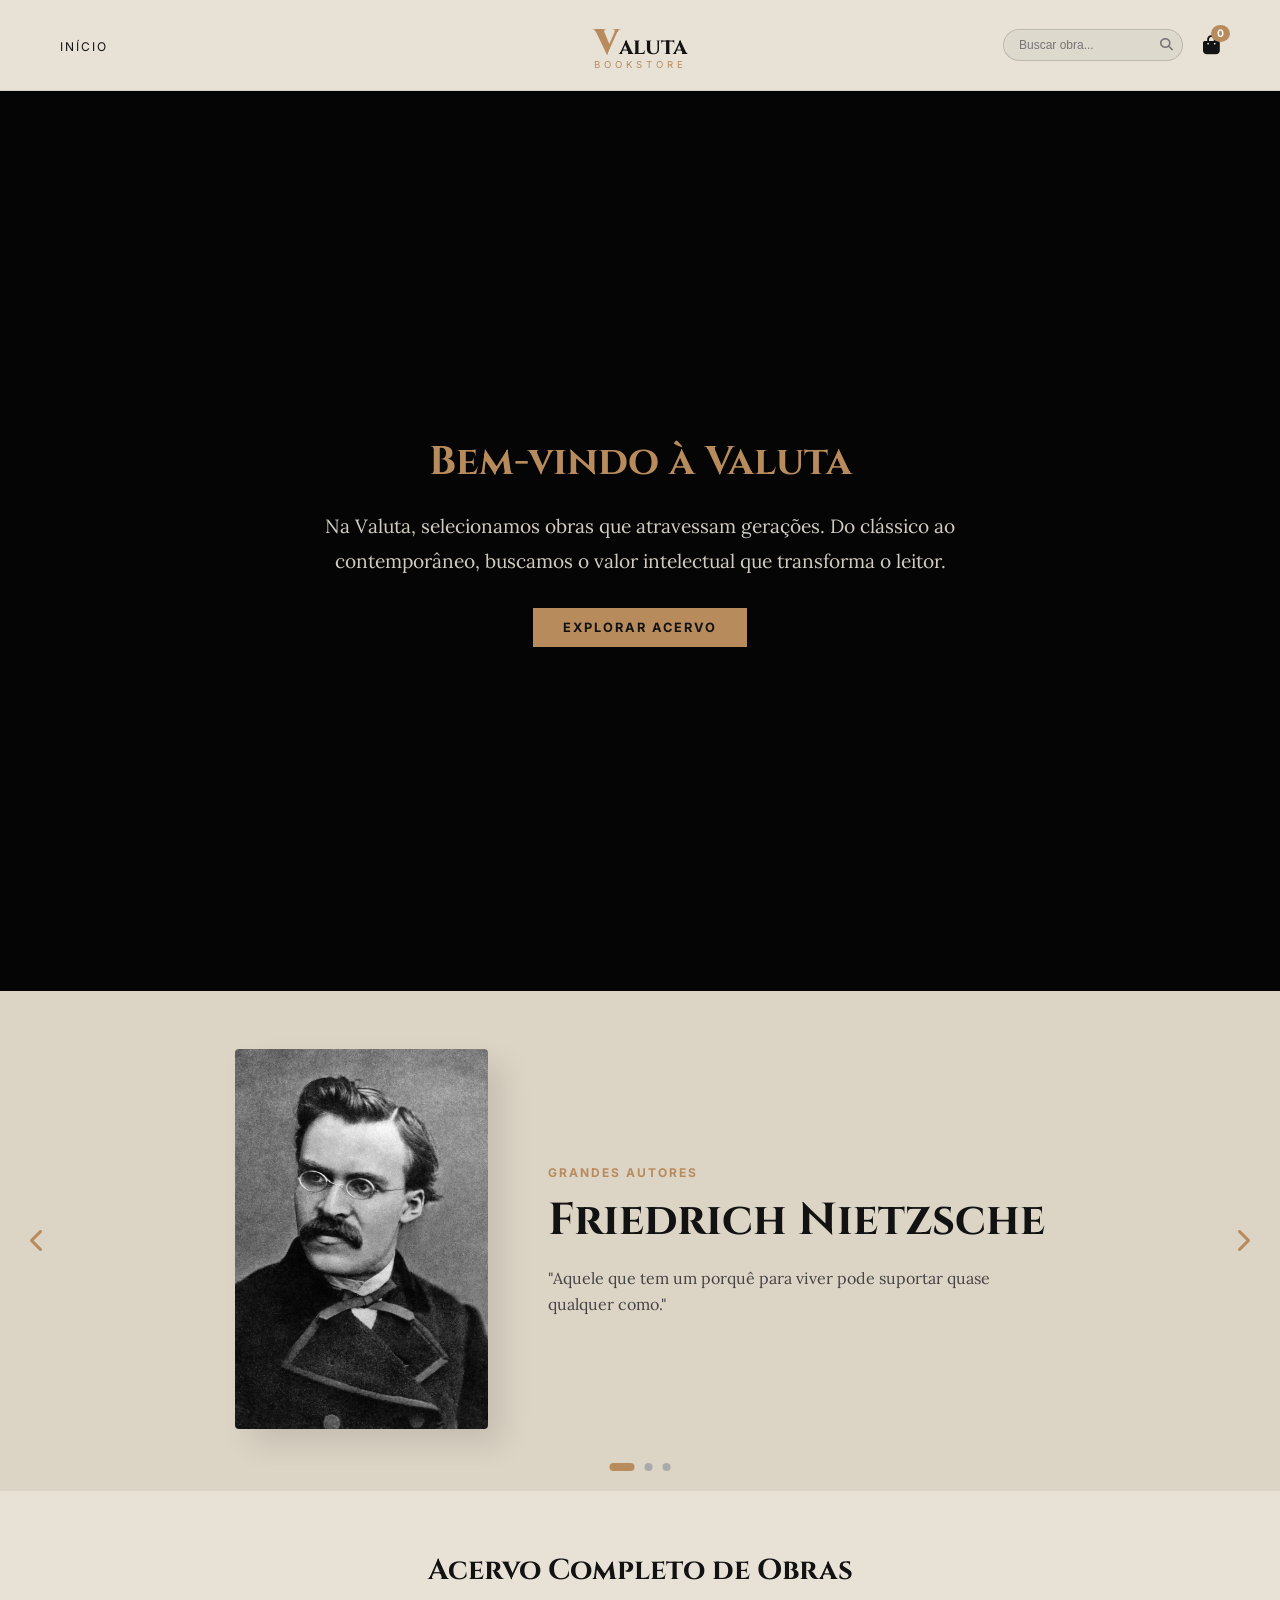
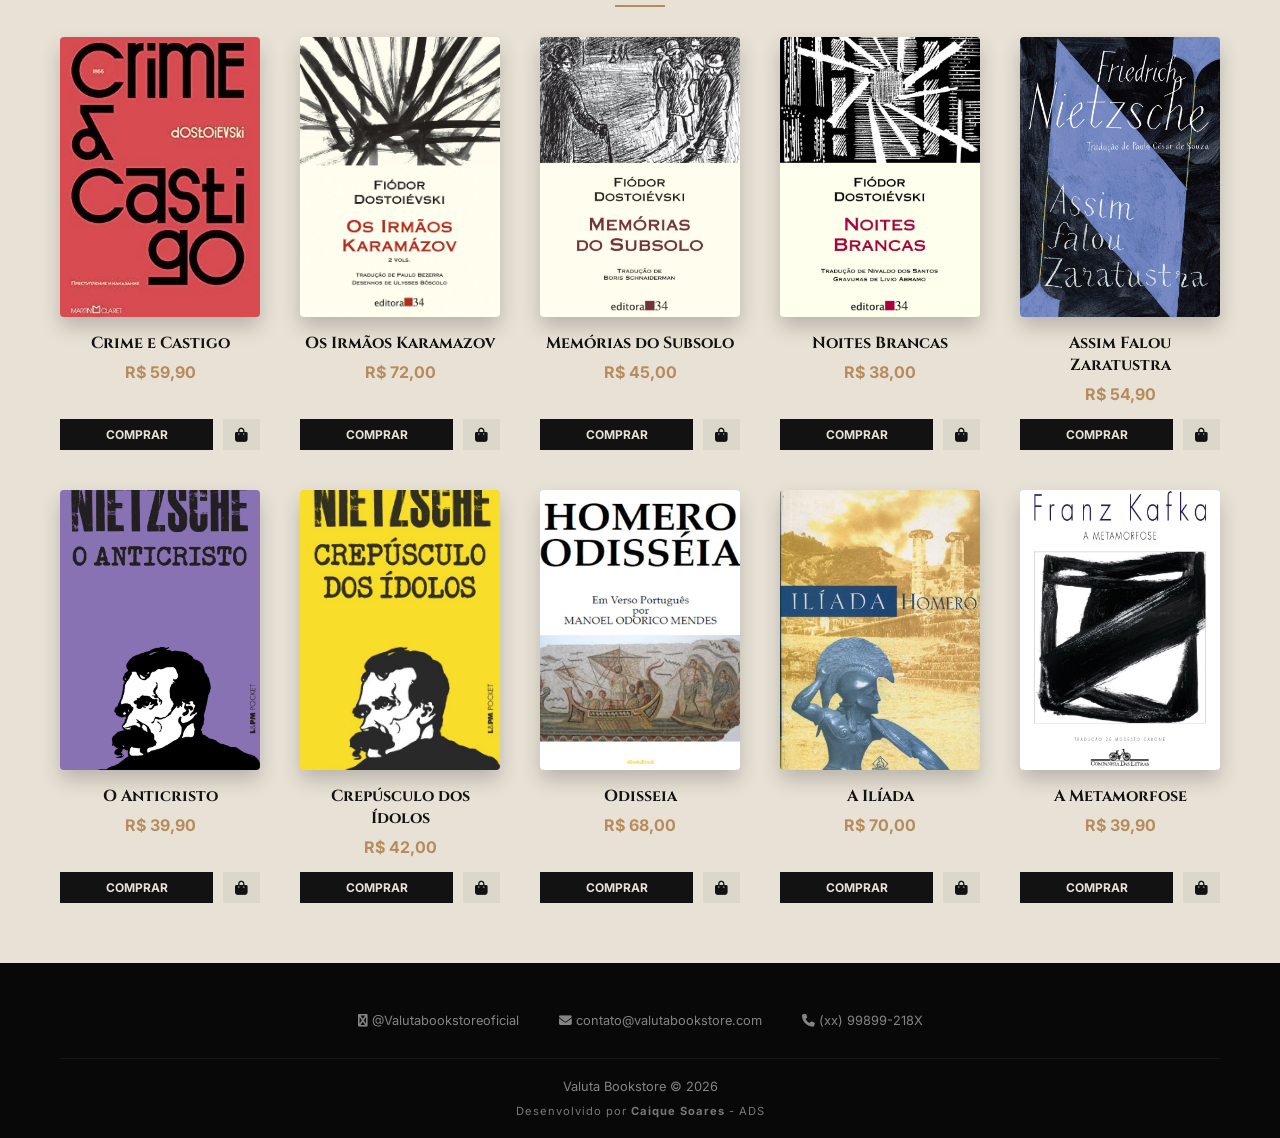
<file: index.html>
<!DOCTYPE html>
<html lang="pt-br">
<head>
    <meta charset="UTF-8">
    <meta name="viewport" content="width=device-width, initial-scale=1.0">
    <title>Valuta - Bookstore</title>
    <link rel="preconnect" href="https://fonts.googleapis.com">
    <link href="https://fonts.googleapis.com/css2?family=Cinzel:wght@400;700;900&family=Lora:ital,wght@0,400;1,400&family=Inter:wght@400;700&display=swap" rel="stylesheet">
    <link rel="stylesheet" href="https://cdnjs.cloudflare.com/ajax/libs/font-awesome/6.5.1/css/all.min.css">
    <link rel="stylesheet" href="style.css">
    <style>
        /* CSS Específico para as solicitações de comportamento */
        html { scroll-behavior: smooth; }
        
        .slide {
            transition: opacity 1s ease-in-out;
            opacity: 0;
            position: absolute;
            top: 0;
            left: 0;
            width: 100%;
            height: 100%;
            visibility: hidden;
        }
        
        .slide.active {
            opacity: 1;
            visibility: visible;
        }

        /* Classe obrigatória para o efeito de busca funcionar */
        .modo-busca-ativo {
            display: none !important;
        }
    </style>
</head>
<body>

    <header id="inicio" class="main-header">
        <nav class="navbar container">
            <div class="nav-links-left">
                <a href="#inicio">INÍCIO</a>
            </div>

            <div class="brand">
                <h1 class="logo"><span class="logo-destaque">V</span><span class="logo-texto">aluta</span></h1>
                <span class="subtitle">Bookstore</span>
            </div>

            <div class="nav-icons-right">
                <div class="search-box">
                    <input type="text" id="search-input" placeholder="Buscar obra...">
                    <i class="fas fa-search"></i>
                </div>
                <a href="carrinho.html" class="cart-link">
                    <i class="fas fa-shopping-bag"></i>
                    <span id="contagem-carrinho" class="badge">0</span>
                </a>
            </div>
        </nav>
    </header>

    <div id="conteudo-principal">
        <section id="sobre" class="welcome-section">
            <div class="container">
                <div class="welcome-content">
                    <h2>Bem-vindo à Valuta</h2>
                    <p>Na Valuta, selecionamos obras que atravessam gerações. Do clássico ao contemporâneo, buscamos o valor intelectual que transforma o leitor.</p>
                    <a href="#acervo" class="btn-cta">Explorar Acervo</a>
                </div>
            </div>
        </section>

        <section class="hero-slider-section">
            <div class="slider-container">
                <div class="slide active">
                    <div class="container slide-content">
                        <div class="slide-image"><img src="nietzsche.jpg" alt="Friedrich Nietzsche"></div>
                        <div class="slide-text">
                            <span class="slide-tag">GRANDES AUTORES</span>
                            <h2 class="slide-title">Friedrich Nietzsche</h2>
                            <p class="slide-description">"Aquele que tem um porquê para viver pode suportar quase qualquer como."</p>
                        </div>
                    </div>
                </div>
                <div class="slide">
                    <div class="container slide-content">
                        <div class="slide-image"><img src="dostoievski.jpg" alt="Fiódor Dostoiévski"></div>
                        <div class="slide-text">
                            <span class="slide-tag">GRANDES AUTORES</span>
                            <h2 class="slide-title">Fiódor Dostoiévski</h2>
                            <p class="slide-description">"O segredo da existência humana não reside apenas em viver, mas em saber para que se vive."</p>
                        </div>
                    </div>
                </div>
                <div class="slide">
                    <div class="container slide-content">
                        <div class="slide-image"><img src="franz-kafka.jpg" alt="Franz Kafka"></div>
                        <div class="slide-text">
                            <span class="slide-tag">GRANDES AUTORES</span>
                            <h2 class="slide-title">Franz Kafka</h2>
                            <p class="slide-description">"Tudo o que você faz com determinação e amor, sempre dará certo."</p>
                        </div>
                    </div>
                </div>
            </div>
            
            <button class="prev-slide"><i class="fas fa-chevron-left"></i></button>
            <button class="next-slide"><i class="fas fa-chevron-right"></i></button>
            <div class="slider-dots">
                <div class="dot active"></div>
                <div class="dot"></div>
                <div class="dot"></div>
            </div>
        </section>
    </div> <main id="acervo" class="container">
        <div class="section-header">
            <h2>Acervo Completo de Obras</h2>
            <div class="decorative-line"></div>
        </div>
        <section id="vitrine-livros" class="livros-grid"></section>
    </main>

    <footer class="main-footer">
        <div class="container">
            <div style="display: flex; justify-content: center; gap: 40px; margin-bottom: 30px; flex-wrap: wrap;">
                <div class="footer-item"><i class="fa-brands fa-instagram"></i> <span>@Valutabookstoreoficial</span></div>
                <div class="footer-item"><i class="fa-solid fa-envelope"></i> <span>contato@valutabookstore.com</span></div>
                <div class="footer-item"><i class="fa-solid fa-phone"></i> <span>(xx) 99899-218X</span></div>
            </div>
            <div style="width: 100%; height: 1px; background: #333; opacity: 0.3; margin-bottom: 20px;"></div>
            <div class="footer-bottom">
                <p>Valuta Bookstore &copy; 2026</p>
                <p style="font-size: 0.7rem; color: #777; margin-top: 10px; letter-spacing: 1px;">Desenvolvido por <strong>Caique Soares</strong> - ADS</p>
            </div>
        </div>
    </footer>

    <script src="produto.js"></script>
    <script src="script.js"></script>
</body>
</html>
</file>
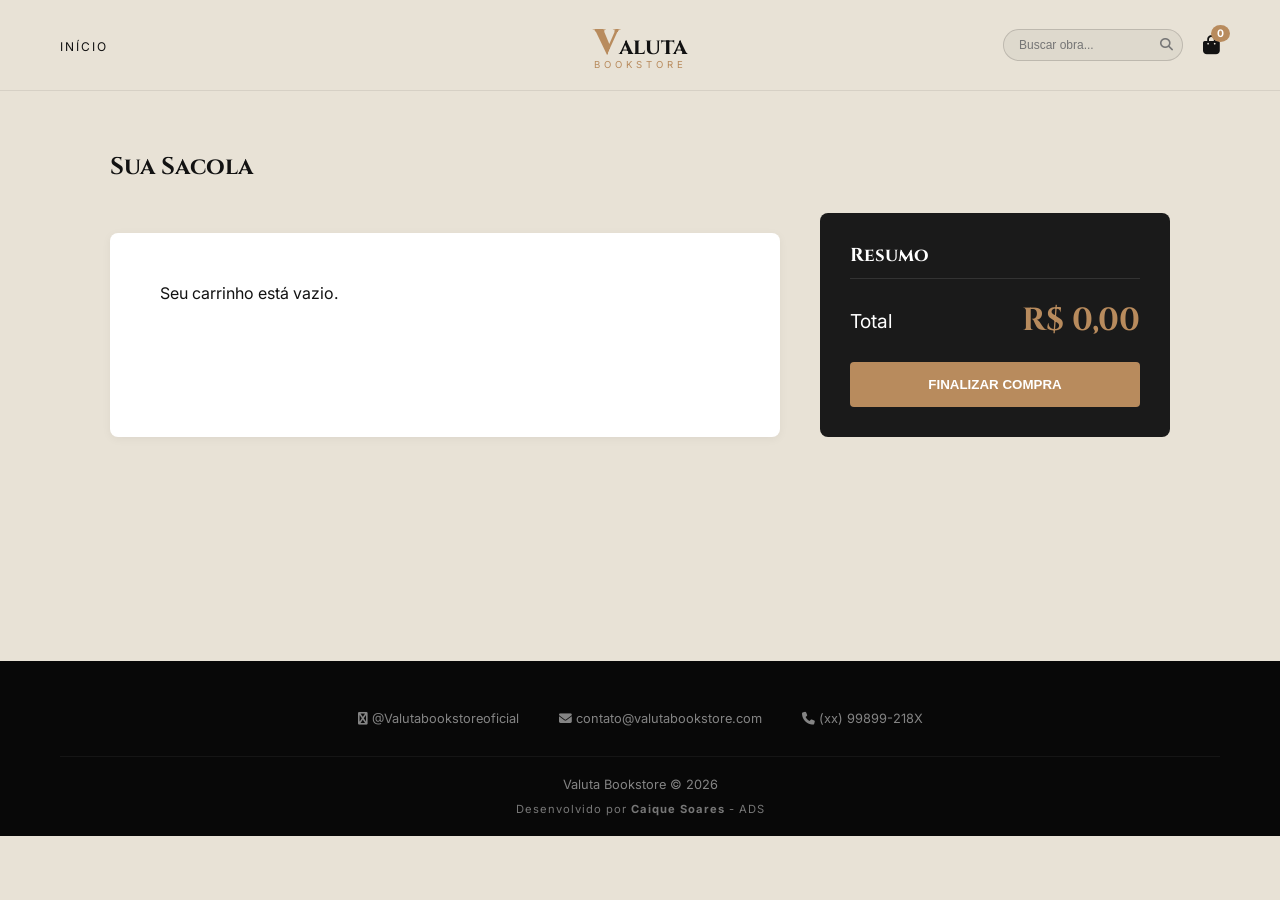
<file: carrinho.html>
<!DOCTYPE html>
<html lang="pt-br">
<head>
    <meta charset="UTF-8">
    <meta name="viewport" content="width=device-width, initial-scale=1.0">
    <title>Valuta | Seu Carrinho</title>
    
    <!-- Fontes e Estilos Globais -->
    <link rel="preconnect" href="https://fonts.googleapis.com">
    <link href="https://fonts.googleapis.com/css2?family=Cinzel:wght@400;700;900&family=Lora:ital,wght@0,400;1,400&family=Inter:wght@400;700&display=swap" rel="stylesheet">
    <link rel="stylesheet" href="https://cdnjs.cloudflare.com/ajax/libs/font-awesome/6.5.1/css/all.min.css">
    <link rel="stylesheet" href="style.css"> 
    
    <style>
        /* CSS ESPECÍFICO PARA O CARRINHO (INTEGRADO AO SEU LAYOUT) */
        .carrinho-main-container { max-width: 1100px; margin: 60px auto; padding: 0 20px; min-height: 50vh; }
        .carrinho-layout { display: grid; grid-template-columns: 1fr 350px; gap: 40px; }
        
        /* Itens do Carrinho */
        #lista-itens-carrinho { background: #fff; padding: 30px; border-radius: 8px; box-shadow: 0 2px 10px rgba(0,0,0,0.05); }
        .cart-item-premium { display: flex; align-items: center; padding: 20px 0; border-bottom: 1px solid #eee; gap: 20px; }
        .cart-img-premium { width: 80px; height: 110px; object-fit: cover; border-radius: 4px; }
        .cart-info-premium { flex-grow: 1; display: flex; flex-direction: column; gap: 4px; }
        .cart-info-premium h4 { font-family: 'Cinzel', serif; font-size: 1.1rem; }
        .cart-author { font-family: 'Lora', serif; font-style: italic; color: #b88b5d; font-size: 0.85rem; }
        .cart-price { font-weight: bold; font-size: 0.95rem; }
        .btn-remove-premium { background: none; color: #cc0000; border: 1px solid #cc0000; padding: 5px 10px; border-radius: 4px; cursor: pointer; text-transform: uppercase; font-size: 0.7rem; margin-top: 5px; width: fit-content; }
        .btn-remove-premium:hover { background: #cc0000; color: #fff; }

        /* Sidebar Resumo */
        .carrinho-fechamento { background: #1a1a1a; color: #fff; padding: 30px; border-radius: 8px; position: sticky; top: 20px; height: fit-content; }
        .resumo-title { font-family: 'Cinzel', serif; margin-bottom: 20px; padding-bottom: 10px; border-bottom: 1px solid #333; }
        .total-box { display: flex; justify-content: space-between; margin-bottom: 20px; font-size: 1.2rem; }
        #preco-total-carrinho { color: #b88b5d; font-weight: bold; }
        .btn-finalizar-compra { width: 100%; padding: 15px; background: #b88b5d; color: white; border: none; cursor: pointer; font-weight: bold; text-transform: uppercase; border-radius: 4px; transition: 0.3s; }
        .btn-finalizar-compra:hover { background: #a07a50; }

        @media (max-width: 900px) { .carrinho-layout { grid-template-columns: 1fr; } }
    </style>
</head>
<body>

    <!-- HEADER IDÊNTICO AO INDEX -->
    <header id="inicio" class="main-header">
        <nav class="navbar container">
            <div class="nav-links-left">
                <a href="index.html#inicio">INÍCIO</a>
            </div>
            <div class="brand">
                <h1 class="logo"><span class="logo-destaque">V</span><span class="logo-texto">aluta</span></h1>
                <span class="subtitle">Bookstore</span>
            </div>
            <div class="nav-icons-right">
                <div class="search-box">
                    <input type="text" id="search-input" placeholder="Buscar obra...">
                    <i class="fas fa-search"></i>
                </div>
                <!-- ÍCONE DO CARRINHO COM ID DE CONTROLE -->
                <a href="carrinho.html" class="cart-link">
                    <i class="fas fa-shopping-bag"></i>
                    <span id="contagem-carrinho" class="badge">0</span>
                </a>
            </div>
        </nav>
    </header>

    <!-- CONTEÚDO DO CARRINHO -->
    <main class="carrinho-main-container">
        <h2 style="font-family: 'Cinzel', serif; margin-bottom: 30px;">Sua Sacola</h2>
        <section class="carrinho-layout">
            <div id="lista-itens-carrinho"></div>

            <aside class="carrinho-fechamento">
                <h3 class="resumo-title">Resumo</h3>
                <div class="total-box">
                    <span>Total</span>
                    <span id="preco-total-carrinho">R$ 0,00</span>
                </div>
                <button class="btn-finalizar-compra">Finalizar Compra</button>
            </aside>
        </section>
    </main>

    <!-- FOOTER IDÊNTICO AO INDEX -->
    <footer class="main-footer">
        <div class="container">
            <div style="display: flex; justify-content: center; gap: 40px; margin-bottom: 30px; flex-wrap: wrap;">
                <div class="footer-item"><i class="fa-brands fa-instagram"></i> <span>@Valutabookstoreoficial</span></div>
                <div class="footer-item"><i class="fa-solid fa-envelope"></i> <span>contato@valutabookstore.com</span></div>
                <div class="footer-item"><i class="fa-solid fa-phone"></i> <span>(xx) 99899-218X</span></div>
            </div>
            <div style="width: 100%; height: 1px; background: #333; opacity: 0.3; margin-bottom: 20px;"></div>
            <div class="footer-bottom">
                <p>Valuta Bookstore &copy; 2026</p>
                <p style="font-size: 0.7rem; color: #777; margin-top: 10px; letter-spacing: 1px;">Desenvolvido por <strong>Caique Soares</strong> - ADS</p>
            </div>
        </div>
    </footer>

    <!-- JS -->
    <script src="produto.js?v=5.0"></script>
</body>
</html>
</file>
<file: style.css>
/* =========================================
   1. CONFIGURAÇÕES GERAIS E VARIÁVEIS
   ========================================= */
:root {
    --primary: #121212;
    --accent: #b88b5d;
    --white: #e8e2d6; 
    --bg-light: #dcd4c5; 
    --transition: all 0.3s ease;
}

* { margin: 0; padding: 0; box-sizing: border-box; }
html { scroll-behavior: smooth; }
body { font-family: 'Inter', sans-serif; background: var(--white); color: var(--primary); overflow-x: hidden; }
.container { max-width: 1200px; margin: 0 auto; padding: 0 20px; }

/* FIX ÍCONES */
.fas, .fa-solid, .fa-search, .fa-shopping-bag, .fa-shopping-cart, .fa-trash-alt, i {
    font-family: "Font Awesome 6 Free" !important;
    font-weight: 900 !important;
    font-style: normal !important;
    display: inline-block !important;
}

/* =========================================
   2. HEADER
   ========================================= */
.main-header { padding: 20px 0; border-bottom: 1px solid rgba(0,0,0,0.08); background: var(--white); position: sticky; top: 0; z-index: 1000; }
.navbar { display: grid; grid-template-columns: 1fr auto 1fr; align-items: center; }
.nav-links-left a { text-decoration: none; color: var(--primary); font-size: 0.75rem; letter-spacing: 2px; text-transform: uppercase; transition: var(--transition); }
.nav-links-left a:hover { color: var(--accent); }
.brand { text-align: center; text-decoration: none; display: block; }
.logo-destaque { font-family: 'Cinzel', serif; font-size: 2.2rem; color: var(--accent); font-weight: 900; }
.logo-texto { font-family: 'Cinzel', serif; font-size: 1.4rem; font-weight: 700; color: var(--primary); }
.subtitle { display: block; font-size: 0.6rem; letter-spacing: 4px; color: var(--accent); text-transform: uppercase; margin-top: -8px; }
.nav-icons-right { display: flex; justify-content: flex-end; align-items: center; gap: 20px; }
.search-box { position: relative; display: flex; align-items: center; }
.search-box i { position: absolute; right: 10px; font-size: 0.8rem; color: #777; }
.search-box input { padding: 8px 35px 8px 15px; border: 1px solid rgba(0,0,0,0.15); border-radius: 20px; background: rgba(0,0,0,0.04); font-size: 0.75rem; width: 180px; outline: none; }
.cart-link { position: relative; text-decoration: none; color: inherit; font-size: 1.2rem; transition: var(--transition); display: inline-block; }
.cart-link:hover { color: var(--accent); }
.badge { position: absolute; top: -8px; right: -10px; background: var(--accent); color: white; font-size: 0.65rem; padding: 2px 6px; border-radius: 50%; font-weight: bold; }

/* =========================================
   3. SEÇÃO DE BOAS-VINDAS
   ========================================= */
.welcome-section { padding: 100px 0; min-height: 100vh; display: flex; flex-direction: column; justify-content: center; text-align: center; background-color: var(--primary); background-image: url('https://images.unsplash.com/photo-1507842217343-583bb7270b66?q=80&w=2000&auto=format&fit=crop'); background-size: cover; background-position: center; background-attachment: fixed; position: relative; color: var(--white); }
.welcome-section::before { content: ''; position: absolute; top: 0; left: 0; width: 100%; height: 100%; background: rgba(0, 0, 0, 0.7); }
.welcome-content { position: relative; z-index: 1; max-width: 700px; margin: 0 auto; padding: 0 20px; }
.welcome-content h2 { font-family: 'Cinzel', serif; font-size: 2.5rem; margin-bottom: 20px; color: var(--accent); }
.welcome-content p { font-family: 'Lora', serif; font-size: 1.2rem; line-height: 1.8; margin-bottom: 30px; opacity: 0.9; }
.btn-cta { display: inline-block; padding: 12px 30px; background: var(--accent); color: var(--primary); text-decoration: none; font-weight: 700; text-transform: uppercase; font-size: 0.8rem; letter-spacing: 2px; transition: var(--transition); }
.btn-cta:hover { background: var(--white); }

/* =========================================
   4. HERO SLIDER
   ========================================= */
.hero-slider-section { position: relative; height: 500px; background: var(--bg-light); overflow: hidden; }
.slider-container { width: 100%; height: 100%; position: relative; }
.slide { position: absolute; top: 0; left: 0; width: 100%; height: 100%; opacity: 0; visibility: hidden; transition: opacity 1s ease-in-out, visibility 1s ease-in-out; display: flex; align-items: center; }
.slide.active { opacity: 1; visibility: visible; }
.slide-content { display: flex; align-items: center; justify-content: center; gap: 60px; width: 100%; }
.slide-image img { height: 380px; box-shadow: 15px 15px 30px rgba(0,0,0,0.1); border-radius: 4px; }
.slide-tag { color: var(--accent); font-weight: 700; letter-spacing: 2px; font-size: 0.75rem; display: block; margin-bottom: 10px; }
.slide-title { font-family: 'Cinzel', serif; font-size: 2.8rem; margin: 0 0 15px 0; }
.slide-description { font-family: 'Lora', serif; font-size: 1rem; color: #444; max-width: 450px; line-height: 1.6; }
.prev-slide, .next-slide { position: absolute; top: 50%; transform: translateY(-50%); background: none; border: none; color: var(--accent); font-size: 1.5rem; cursor: pointer; z-index: 10; transition: var(--transition); }
.prev-slide:hover, .next-slide:hover { color: var(--primary); }
.prev-slide { left: 30px; }
.next-slide { right: 30px; }
.slider-dots { position: absolute; bottom: 20px; left: 50%; transform: translateX(-50%); display: flex; gap: 10px; }
.dot { width: 8px; height: 8px; background: #aaa; border-radius: 50%; cursor: pointer; transition: var(--transition); }
.dot.active { background: var(--accent); width: 25px; border-radius: 10px; }

/* =========================================
   5. ACERVO / VITRINE DE LIVROS
   ========================================= */
.section-header { text-align: center; margin: 60px 0 30px; }
.section-header h2 { font-family: 'Cinzel', serif; font-size: 1.8rem; }
.decorative-line { width: 50px; height: 2px; background: var(--accent); margin: 15px auto; }
.livros-grid { display: grid; grid-template-columns: repeat(auto-fill, minmax(200px, 1fr)); gap: 40px; padding-bottom: 60px; }
.card-livro { background: transparent; border: none; display: flex; flex-direction: column; text-align: center; transition: transform 0.4s cubic-bezier(0.175, 0.885, 0.32, 1.275); height: 100%; }
.card-livro:hover { transform: scale(1.05); }
.card-livro img { width: 100%; height: 280px; object-fit: cover; margin-bottom: 15px; border-radius: 4px; box-shadow: 0 10px 20px rgba(0,0,0,0.2); background: #eee; }
.card-livro h3 { font-family: 'Cinzel', serif; font-size: 1rem; margin-bottom: 8px; color: var(--primary); }
.card-livro .preco { font-weight: 700; color: var(--accent); margin-bottom: 15px; font-size: 1rem; }
.botoes-container { display: flex; gap: 10px; margin-top: auto; }
.btn-comprar { background: var(--primary); color: var(--white); text-decoration: none; padding: 8px; font-size: 0.75rem; font-weight: 700; text-transform: uppercase; flex-grow: 1; transition: var(--transition); border: none; }
.btn-comprar:hover { background: var(--accent); }
.btn-add-carrinho { background: rgba(0,0,0,0.05); color: var(--primary); border: none; padding: 0 12px; cursor: pointer; transition: var(--transition); font-size: 0.9rem; }
.btn-add-carrinho:hover { background: var(--accent); color: var(--white); }

/* =========================================
   6. PÁGINA DE PRODUTO
   ========================================= */
.product-main { padding-top: 60px; padding-bottom: 60px; }
.produto-container { display: grid; grid-template-columns: 1fr 1fr; gap: 60px; align-items: start; margin-bottom: 80px; max-width: 1000px; margin-left: auto; margin-right: auto; }
.produto-imagem-foco { width: 100%; max-width: 350px; margin: 0 auto; } 
.produto-imagem-foco img { width: 100%; height: auto; max-height: 500px; object-fit: contain; box-shadow: 15px 15px 30px rgba(0,0,0,0.1); }
.detalhe-titulo-principal { font-family: 'Cinzel', serif; font-size: 2.5rem; margin-bottom: 10px; }
.produto-autor-link { font-family: 'Lora', serif; color: var(--accent); display: block; margin-bottom: 25px; }
.sinopse-texto { font-family: 'Lora', serif; line-height: 1.8; color: #444; margin-bottom: 30px; font-size: 1rem; }
.compra-acao-area { background: var(--bg-light); padding: 25px; border-radius: 4px; }
.preco-grande { font-family: 'Cinzel', serif; font-size: 2.2rem; display: block; margin: 5px 0 20px; }
.btn-comprar-grande { width: 100%; background: var(--primary); color: #fff; padding: 18px; font-weight: 700; text-transform: uppercase; border: none; cursor: pointer; transition: var(--transition); }
.btn-comprar-grande:hover { background: var(--accent); }
.autor-card { display: flex; gap: 40px; background: rgba(0,0,0,0.02); padding: 40px; border-radius: 4px; align-items: center; margin-bottom: 60px; max-width: 1000px; margin-left: auto; margin-right: auto; }
.autor-foto-column img { width: 150px; height: 150px; border-radius: 50%; object-fit: cover; border: 3px solid var(--accent); }

/* =========================================
   7. FOOTER
   ========================================= */
.main-footer { background: #080808; color: rgba(255,255,255,0.5); padding: 50px 0 20px; text-align: center; font-size: 0.8rem; }

/* =========================================
   8. RESPONSIVIDADE
   ========================================= */
@media (max-width: 768px) {
    .navbar { grid-template-columns: 1fr auto; }
    .nav-links-left, .search-box { display: none; }
    .produto-container { grid-template-columns: 1fr; padding: 0 20px; }
    .autor-card { flex-direction: column; text-align: center; }
}

/* =========================================
   9. CARROSSEL DE RECOMENDAÇÕES & CARRINHO
   ========================================= */

/* --- CSS DO CARROSSEL (INTACTO) --- */
.recomendacoes-section { margin: 40px 0; padding: 20px; position: relative; max-width: 1000px; margin-left: auto; margin-right: auto; }
.carrossel-wrapper { display: flex; align-items: center; gap: 10px; width: 100%; }
.livros-grid-carrossel { display: flex; flex-wrap: nowrap; gap: 15px; overflow-x: auto; scroll-behavior: smooth; scrollbar-width: none; padding: 10px 0; width: 100%; -webkit-overflow-scrolling: touch; }
.livros-grid-carrossel::-webkit-scrollbar { display: none; }
.livros-grid-carrossel .card-livro { flex: 0 0 150px; background: transparent; padding: 0; border: none; text-align: center; }
.livros-grid-carrossel .card-livro img { height: 200px; width: 100%; object-fit: cover; border-radius: 4px; margin-bottom: 8px; }
.livros-grid-carrossel .card-livro h3 { font-size: 0.85rem; margin-bottom: 4px; }
.livros-grid-carrossel .card-livro .preco { font-size: 0.85rem; margin-bottom: 0; }
.arrow-btn { flex-shrink: 0; background: var(--primary); color: white; border: none; width: 35px; height: 35px; border-radius: 50%; cursor: pointer; font-size: 1rem; display: flex; align-items: center; justify-content: center; transition: var(--transition); }
.arrow-btn:hover { background: var(--accent); }
@media (max-width: 768px) { .arrow-btn { display: none; } }

/* --- CSS DO CARRINHO (ESTILO PREMIUM E ELEGANTE) --- */
#lista-itens-carrinho { display: flex; flex-direction: column; gap: 20px; margin-top: 20px; }

.cart-item-premium {
    background: #ffffff;
    padding: 20px;
    border-radius: 12px;
    display: flex;
    align-items: center;
    gap: 25px;
    border: 1px solid rgba(0,0,0,0.08);
    box-shadow: 0 4px 15px rgba(0,0,0,0.05);
}

.cart-img-premium { width: 90px; height: 130px; object-fit: cover; border-radius: 6px; box-shadow: 0 5px 10px rgba(0,0,0,0.1); }
.cart-info-premium { flex-grow: 1; display: flex; flex-direction: column; gap: 4px; }
.cart-info-premium h4 { font-family: 'Cinzel', serif; font-size: 1.25rem; margin: 0; color: #1a1a1a; }
.cart-author { font-family: 'Lora', serif; font-style: italic; color: #b88b5d; font-size: 0.95rem; }
.cart-price { font-family: 'Inter', sans-serif; font-weight: 700; color: #1a1a1a; font-size: 1.1rem; }

.btn-remove-premium {
    background: transparent;
    border: 1px solid #cc0000;
    color: #cc0000;
    padding: 8px 18px;
    border-radius: 50px;
    font-size: 0.75rem;
    font-weight: 600;
    text-transform: uppercase;
    cursor: pointer;
    transition: all 0.3s ease;
}
.btn-remove-premium:hover { background: #cc0000; color: #ffffff; }

.carrinho-fechamento { background: #121212; color: #ffffff; padding: 30px; border-radius: 12px; }
.resumo-title { font-family: 'Cinzel', serif; border-bottom: 1px solid #333; padding-bottom: 15px; margin-bottom: 20px; color: #fff; }
.total-box { display: flex; justify-content: space-between; align-items: center; margin-bottom: 25px; }
#preco-total-carrinho { font-family: 'Cinzel', serif; font-size: 2rem; font-weight: 700; color: #b88b5d; }
.btn-finalizar-compra { width: 100%; padding: 18px; background: #b88b5d; color: #ffffff; border: none; border-radius: 6px; font-weight: 700; text-transform: uppercase; cursor: pointer; transition: all 0.3s; }
.btn-finalizar-compra:hover { background: #a07a50; }
.modo-busca-ativo {
    display: none !important;
}
</file>
